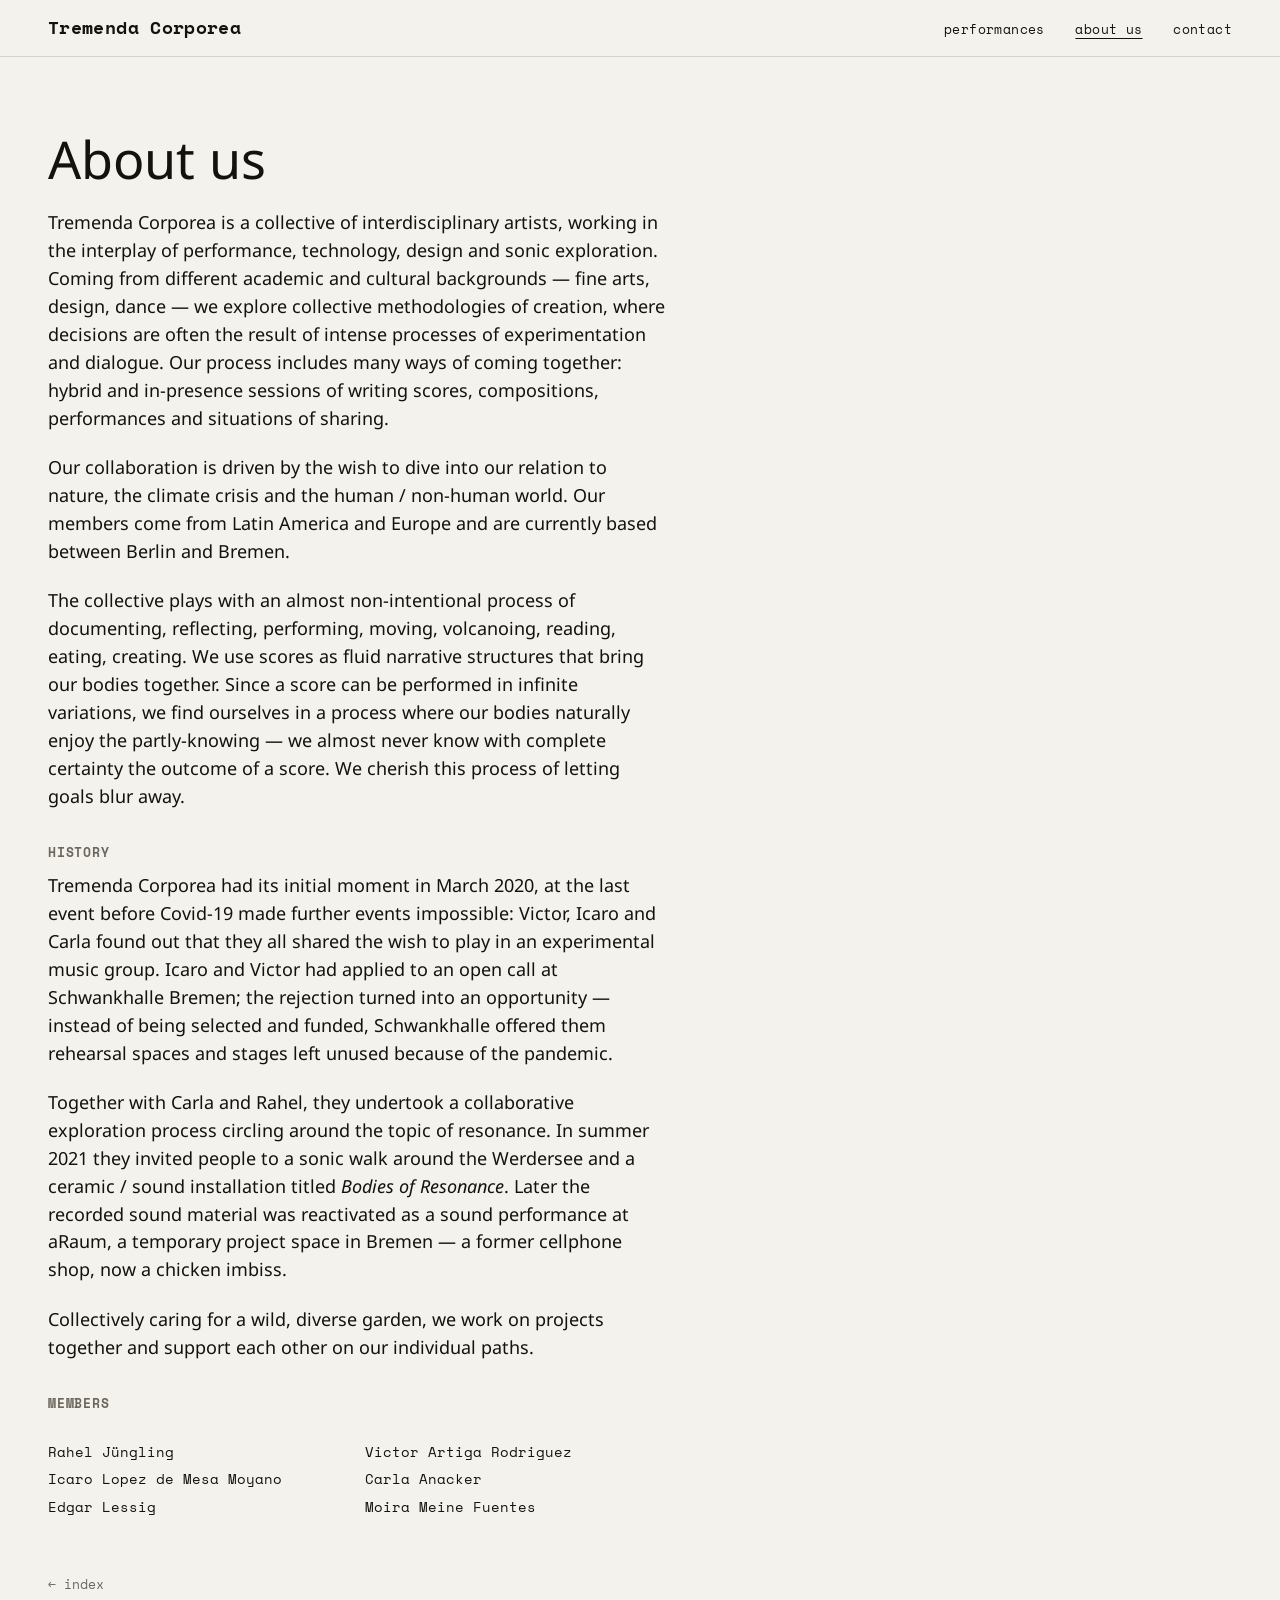
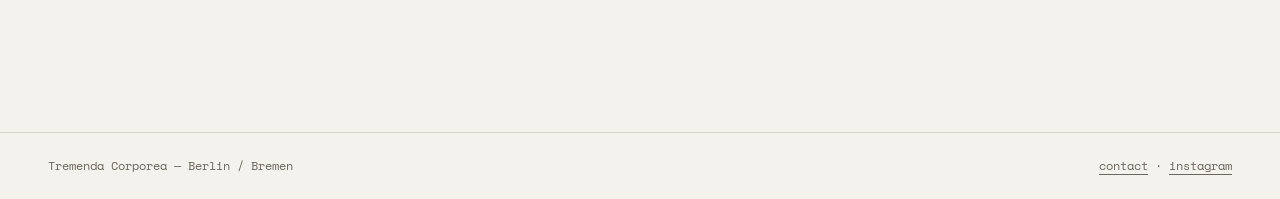
<file: about.html>
<!DOCTYPE html>
<html lang="en">
<head>
<meta charset="utf-8">
<meta name="viewport" content="width=device-width, initial-scale=1">
<title>About — Tremenda Corporea</title>
<meta name="description" content="Tremenda Corporea is a collective of interdisciplinary artists working in the interplay of performance, technology, design and sonic exploration.">
<link rel="canonical" href="https://tremendacorporea.net/about.html">
<link rel="preconnect" href="https://fonts.gstatic.com" crossorigin>
<link href="https://fonts.googleapis.com/css2?family=Noto+Sans:wght@400;500;700&family=Space+Mono:wght@400;700&display=swap" rel="stylesheet">
<link rel="stylesheet" href="/assets/css/style.css">
</head>
<body>

<header class="site-header">
  <div class="wrap">
    <a href="/" class="brand">Tremenda&nbsp;Corporea</a>
    <button class="nav-toggle" aria-expanded="false" aria-controls="nav">menu</button>
    <nav class="nav" id="nav">
      <a href="/#performances">performances</a>
      <a href="/about.html" aria-current="page">about us</a>
      <a href="/contact.html">contact</a>
    </nav>
  </div>
</header>

<main class="article">
  <div class="wrap">
    <h1>About us</h1>
    <div class="body">
      <p>
        Tremenda Corporea is a collective of interdisciplinary artists, working in the
        interplay of performance, technology, design and sonic exploration. Coming from
        different academic and cultural backgrounds — fine arts, design, dance — we
        explore collective methodologies of creation, where decisions are often the
        result of intense processes of experimentation and dialogue. Our process
        includes many ways of coming together: hybrid and in-presence sessions of
        writing scores, compositions, performances and situations of sharing.
      </p>
      <p>
        Our collaboration is driven by the wish to dive into our relation to nature, the
        climate crisis and the human / non-human world. Our members come from Latin
        America and Europe and are currently based between Berlin and Bremen.
      </p>
      <p>
        The collective plays with an almost non-intentional process of documenting,
        reflecting, performing, moving, volcanoing, reading, eating, creating. We use
        scores as fluid narrative structures that bring our bodies together. Since a
        score can be performed in infinite variations, we find ourselves in a process
        where our bodies naturally enjoy the partly-knowing — we almost never know with
        complete certainty the outcome of a score. We cherish this process of letting
        goals blur away.
      </p>

      <h2>History</h2>
      <p>
        Tremenda Corporea had its initial moment in March 2020, at the last event before
        Covid-19 made further events impossible: Victor, Icaro and Carla found out that
        they all shared the wish to play in an experimental music group. Icaro and Victor
        had applied to an open call at Schwankhalle Bremen; the rejection turned into an
        opportunity — instead of being selected and funded, Schwankhalle offered them
        rehearsal spaces and stages left unused because of the pandemic.
      </p>
      <p>
        Together with Carla and Rahel, they undertook a collaborative exploration process
        circling around the topic of resonance. In summer 2021 they invited people to a
        sonic walk around the Werdersee and a ceramic / sound installation titled
        <em>Bodies of Resonance</em>. Later the recorded sound material was reactivated
        as a sound performance at aRaum, a temporary project space in Bremen — a former
        cellphone shop, now a chicken imbiss.
      </p>
      <p>
        Collectively caring for a wild, diverse garden, we work on projects together and
        support each other on our individual paths.
      </p>

      <h2>Members</h2>
      <ul class="people">
        <li>Rahel Jüngling</li>
        <li>Icaro Lopez de Mesa Moyano</li>
        <li>Edgar Lessig</li>
        <li>Victor Artiga Rodriguez</li>
        <li>Carla Anacker</li>
        <li>Moira Meine Fuentes</li>
      </ul>
    </div>

    <p style="margin-top:3em"><a class="back" href="/">← index</a></p>
  </div>
</main>

<footer class="site-footer">
  <div class="wrap">
    <span>Tremenda Corporea — Berlin / Bremen</span>
    <span><a href="/contact.html">contact</a> · <a href="https://instagram.com/tremendacorporea">instagram</a></span>
  </div>
</footer>

<script src="/assets/js/main.js"></script>
</body>
</html>
</file>
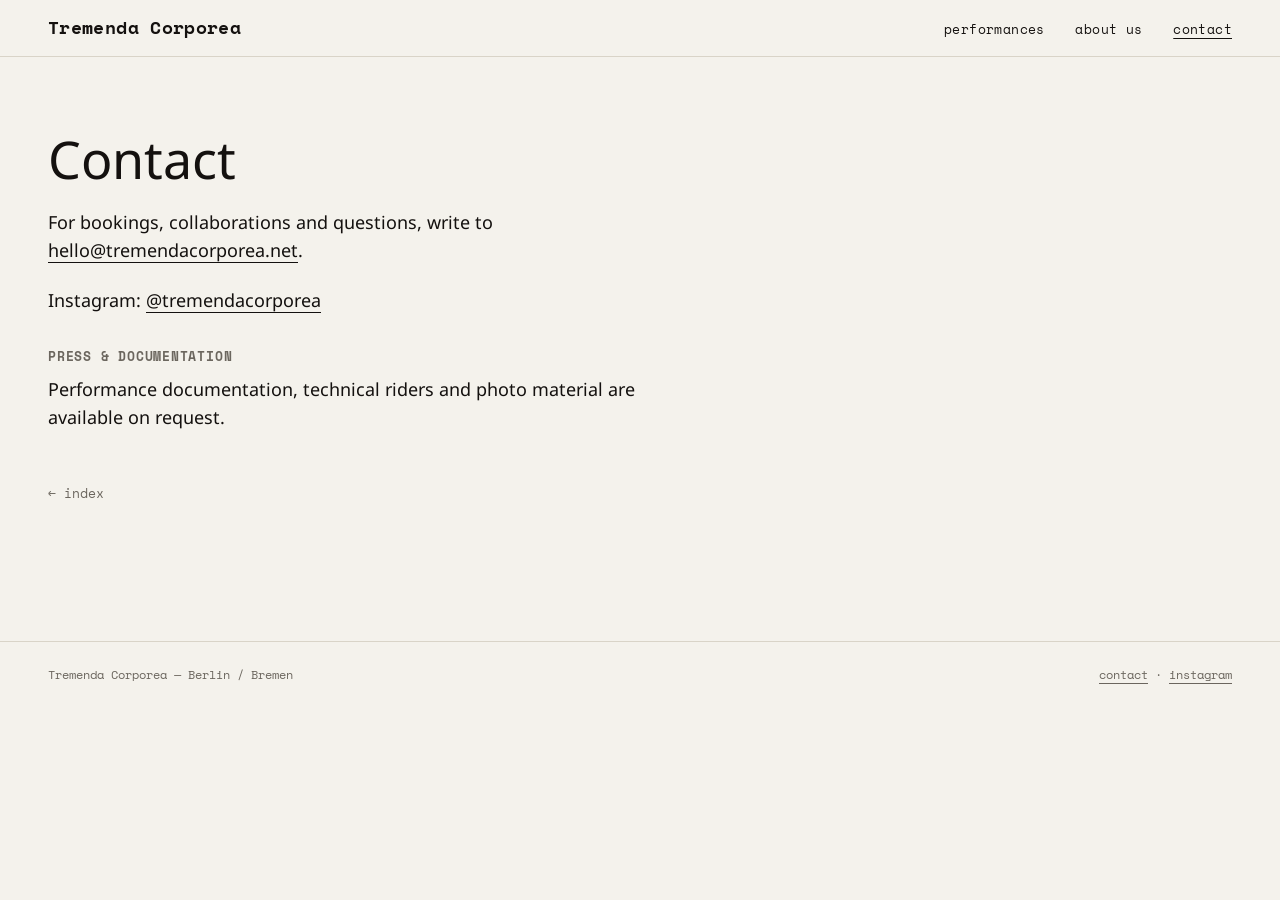
<file: contact.html>
<!DOCTYPE html>
<html lang="en">
<head>
<meta charset="utf-8">
<meta name="viewport" content="width=device-width, initial-scale=1">
<title>Contact — Tremenda Corporea</title>
<meta name="description" content="Get in touch with Tremenda Corporea.">
<link rel="canonical" href="https://tremendacorporea.net/contact.html">
<link rel="preconnect" href="https://fonts.gstatic.com" crossorigin>
<link href="https://fonts.googleapis.com/css2?family=Noto+Sans:wght@400;500;700&family=Space+Mono:wght@400;700&display=swap" rel="stylesheet">
<link rel="stylesheet" href="/assets/css/style.css">
</head>
<body>

<header class="site-header">
  <div class="wrap">
    <a href="/" class="brand">Tremenda&nbsp;Corporea</a>
    <button class="nav-toggle" aria-expanded="false" aria-controls="nav">menu</button>
    <nav class="nav" id="nav">
      <a href="/#performances">performances</a>
      <a href="/about.html">about us</a>
      <a href="/contact.html" aria-current="page">contact</a>
    </nav>
  </div>
</header>

<main class="article">
  <div class="wrap">
    <h1>Contact</h1>
    <div class="body">
      <p>
        For bookings, collaborations and questions, write to
        <a href="mailto:hello@tremendacorporea.net">hello@tremendacorporea.net</a>.
        <!-- TODO: replace with the address the collective actually uses -->
      </p>
      <p>
        Instagram: <a href="https://instagram.com/tremendacorporea">@tremendacorporea</a>
      </p>
      <h2>Press &amp; documentation</h2>
      <p>
        Performance documentation, technical riders and photo material are available on
        request.
      </p>
    </div>

    <p style="margin-top:3em"><a class="back" href="/">← index</a></p>
  </div>
</main>

<footer class="site-footer">
  <div class="wrap">
    <span>Tremenda Corporea — Berlin / Bremen</span>
    <span><a href="/contact.html">contact</a> · <a href="https://instagram.com/tremendacorporea">instagram</a></span>
  </div>
</footer>

<script src="/assets/js/main.js"></script>
</body>
</html>
</file>
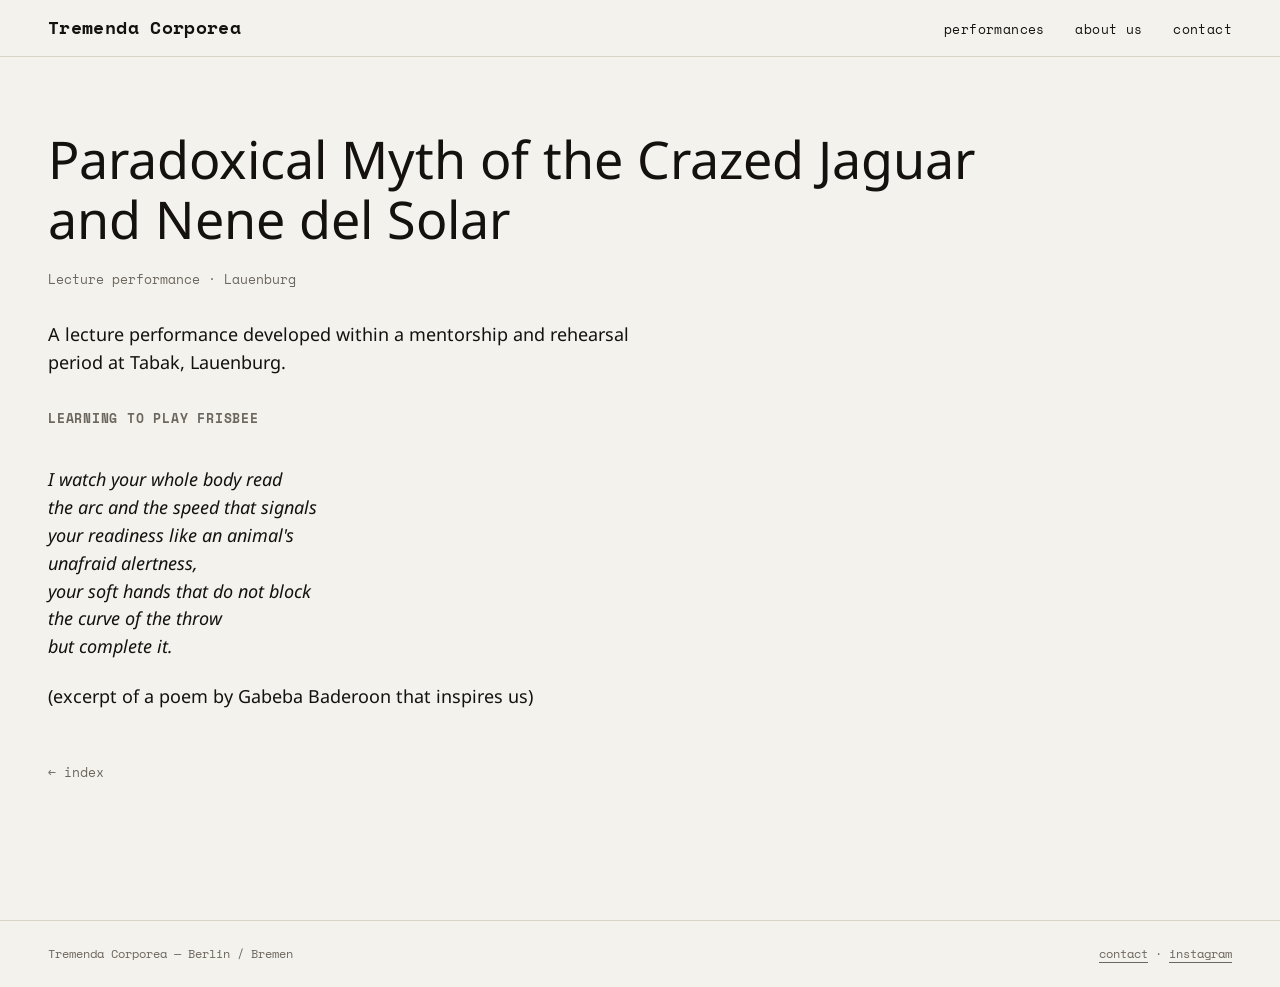
<file: performances/paradoxical-myth.html>
<!DOCTYPE html>
<html lang="en">
<head>
<meta charset="utf-8">
<meta name="viewport" content="width=device-width, initial-scale=1">
<title>Paradoxical Myth of the Crazed Jaguar — Tremenda Corporea</title>
<meta name="description" content="Paradoxical Myth of the Crazed Jaguar and Nene del Solar — a lecture performance by Tremenda Corporea.">
<link rel="canonical" href="https://tremendacorporea.net/performances/paradoxical-myth.html">
<link rel="preconnect" href="https://fonts.gstatic.com" crossorigin>
<link href="https://fonts.googleapis.com/css2?family=Noto+Sans:wght@400;500;700&family=Space+Mono:wght@400;700&display=swap" rel="stylesheet">
<link rel="stylesheet" href="/assets/css/style.css">
</head>
<body>

<header class="site-header">
  <div class="wrap">
    <a href="/" class="brand">Tremenda&nbsp;Corporea</a>
    <button class="nav-toggle" aria-expanded="false" aria-controls="nav">menu</button>
    <nav class="nav" id="nav">
      <a href="/#performances">performances</a>
      <a href="/about.html">about us</a>
      <a href="/contact.html">contact</a>
    </nav>
  </div>
</header>

<main class="article">
  <div class="wrap">
    <h1>Paradoxical Myth of the Crazed Jaguar<br>and Nene del Solar</h1>
    <p class="meta">Lecture performance · Lauenburg</p>

    <div class="body">
      <p>
        A lecture performance developed within a mentorship and rehearsal period at
        Tabak, Lauenburg.
      </p>
      <p>
        <!-- TODO: description, dates, credits, images -->
      </p>

      <h2>Learning to play frisbee</h2>
      <p style="white-space:pre-line; font-style:italic">
I watch your whole body read
the arc and the speed that signals
your readiness like an animal's
unafraid alertness,
your soft hands that do not block
the curve of the throw
but complete it.</p>
      <p>(excerpt of a poem by Gabeba Baderoon that inspires us)</p>
    </div>

    <p style="margin-top:3em"><a class="back" href="/">← index</a></p>
  </div>
</main>

<footer class="site-footer">
  <div class="wrap">
    <span>Tremenda Corporea — Berlin / Bremen</span>
    <span><a href="/contact.html">contact</a> · <a href="https://instagram.com/tremendacorporea">instagram</a></span>
  </div>
</footer>

<script src="/assets/js/main.js"></script>
</body>
</html>
</file>
<file: assets/css/style.css>
/* ===========================================================================
   Tremenda Corporea — base stylesheet
   Plain CSS, no build step. Edit freely.
   =========================================================================== */

:root {
  --bg: #f4f2ec;
  --fg: #14110f;
  --muted: #6b665e;
  --line: #d9d4c8;
  --accent: #14110f;
  --maxw: 1400px;
  --gap: clamp(12px, 2.4vw, 28px);
  --pad: clamp(16px, 4vw, 48px);
  --font-mono: "Space Mono", ui-monospace, "SFMono-Regular", Menlo, monospace;
  --font-text: "Noto Sans", -apple-system, BlinkMacSystemFont, "Segoe UI", Helvetica, Arial, sans-serif;
}

@media (prefers-color-scheme: dark) {
  :root {
    --bg: #14110f;
    --fg: #f1efe8;
    --muted: #9c968b;
    --line: #322d27;
    --accent: #f1efe8;
  }
}

* { box-sizing: border-box; }

html { -webkit-text-size-adjust: 100%; }

body {
  margin: 0;
  background: var(--bg);
  color: var(--fg);
  font-family: var(--font-text);
  font-size: 16px;
  line-height: 1.55;
  font-weight: 400;
  -webkit-font-smoothing: antialiased;
  text-rendering: optimizeLegibility;
}

img { max-width: 100%; display: block; }

a {
  color: inherit;
  text-decoration: none;
  border-bottom: 1px solid currentColor;
}
a:hover { opacity: 0.6; }

/* ---------- layout shell ------------------------------------------------ */

.wrap {
  max-width: var(--maxw);
  margin: 0 auto;
  padding: 0 var(--pad);
}

/* ---------- header / nav --------------------------------------------------*/

.site-header {
  position: sticky;
  top: 0;
  z-index: 20;
  background: var(--bg);
  border-bottom: 1px solid var(--line);
}

.site-header .wrap {
  display: flex;
  align-items: baseline;
  justify-content: space-between;
  gap: 1rem;
  padding-top: 14px;
  padding-bottom: 14px;
}

.brand {
  font-family: var(--font-mono);
  font-weight: 700;
  font-size: clamp(15px, 2vw, 18px);
  letter-spacing: 0.02em;
  border: 0;
  white-space: nowrap;
}

.nav {
  display: flex;
  gap: clamp(12px, 2.4vw, 32px);
  font-family: var(--font-mono);
  font-size: 13px;
  letter-spacing: 0.03em;
  text-transform: lowercase;
}
.nav a { border: 0; }
.nav a[aria-current="page"] { text-decoration: underline; text-underline-offset: 4px; }

.nav-toggle { display: none; }

/* ---------- news ticker / intro line ---------------------------------- */

.ticker {
  border-bottom: 1px solid var(--line);
  font-family: var(--font-mono);
  font-size: 13px;
  color: var(--muted);
}
.ticker .wrap { padding-top: 10px; padding-bottom: 10px; }

/* ---------- hero / statement ---------------------------------------------*/

.statement .wrap {
  padding-top: clamp(40px, 9vw, 120px);
  padding-bottom: clamp(40px, 9vw, 120px);
}
.statement p {
  font-size: clamp(20px, 3.4vw, 40px);
  line-height: 1.28;
  font-weight: 400;
  max-width: 22ch;
  margin: 0;
}
.statement .small {
  font-size: clamp(15px, 1.6vw, 19px);
  line-height: 1.5;
  max-width: 60ch;
  margin-top: 1.4em;
  color: var(--muted);
}

/* ---------- works grid --------------------------------------------------- */

.section-label {
  font-family: var(--font-mono);
  font-size: 12px;
  letter-spacing: 0.08em;
  text-transform: uppercase;
  color: var(--muted);
  padding-top: 28px;
  padding-bottom: 14px;
  border-top: 1px solid var(--line);
}

.grid {
  display: grid;
  grid-template-columns: repeat(3, 1fr);
  gap: var(--gap);
  padding-bottom: clamp(48px, 10vw, 120px);
}
@media (max-width: 900px) { .grid { grid-template-columns: repeat(2, 1fr); } }
@media (max-width: 560px) { .grid { grid-template-columns: 1fr; } }

.card { border: 0; }
.card figure {
  margin: 0;
  aspect-ratio: 4 / 3;
  background: var(--line);
  overflow: hidden;
}
.card img {
  width: 100%; height: 100%;
  object-fit: cover;
  transition: transform 0.6s ease;
}
.card:hover img { transform: scale(1.03); }
.card figcaption {
  margin-top: 8px;
  font-family: var(--font-mono);
  font-size: 12px;
  line-height: 1.4;
  color: var(--fg);
}
.card figcaption .year { color: var(--muted); }

/* ---------- article / project & about pages -----------------------------*/

.article .wrap { padding-top: clamp(32px, 6vw, 72px); padding-bottom: clamp(48px, 10vw, 120px); }
.article h1 {
  font-size: clamp(26px, 4.4vw, 52px);
  line-height: 1.15;
  font-weight: 400;
  margin: 0 0 0.4em;
}
.article .meta {
  font-family: var(--font-mono);
  font-size: 13px;
  color: var(--muted);
  margin-bottom: 2.4em;
}
.article .body {
  max-width: 62ch;
  font-size: clamp(16px, 1.5vw, 18px);
}
.article .body p { margin: 0 0 1.2em; }
.article .body h2 {
  font-family: var(--font-mono);
  font-size: 13px;
  letter-spacing: 0.06em;
  text-transform: uppercase;
  color: var(--muted);
  margin: 2.4em 0 0.8em;
}
.article .figures { margin-top: clamp(32px, 6vw, 72px); display: grid; gap: var(--gap); }
.article .figures figure { margin: 0; }
.article .figures figcaption {
  font-family: var(--font-mono);
  font-size: 12px;
  color: var(--muted);
  margin-top: 6px;
}

.people {
  list-style: none;
  padding: 0;
  margin: 2em 0 0;
  columns: 2;
  font-family: var(--font-mono);
  font-size: 14px;
}
@media (max-width: 560px) { .people { columns: 1; } }
.people li { margin-bottom: 0.4em; break-inside: avoid; }

.back {
  font-family: var(--font-mono);
  font-size: 13px;
  border: 0;
  color: var(--muted);
}

/* ---------- footer ------------------------------------------------------- */

.site-footer {
  border-top: 1px solid var(--line);
  font-family: var(--font-mono);
  font-size: 12px;
  color: var(--muted);
}
.site-footer .wrap {
  padding-top: 24px;
  padding-bottom: 24px;
  display: flex;
  flex-wrap: wrap;
  gap: 0.6rem 1.6rem;
  justify-content: space-between;
}

/* ---------- mobile nav -------------------------------------------------- */

@media (max-width: 680px) {
  .nav-toggle {
    display: inline-block;
    border: 0;
    background: none;
    font-family: var(--font-mono);
    font-size: 13px;
    color: inherit;
    cursor: pointer;
    padding: 0;
  }
  .nav {
    position: fixed;
    inset: 0;
    background: var(--bg);
    flex-direction: column;
    align-items: flex-start;
    justify-content: center;
    gap: 1.4rem;
    padding: var(--pad);
    font-size: 20px;
    transform: translateX(100%);
    transition: transform 0.3s ease;
  }
  .nav.open { transform: translateX(0); }
  .nav a { text-transform: none; }
}
</file>
